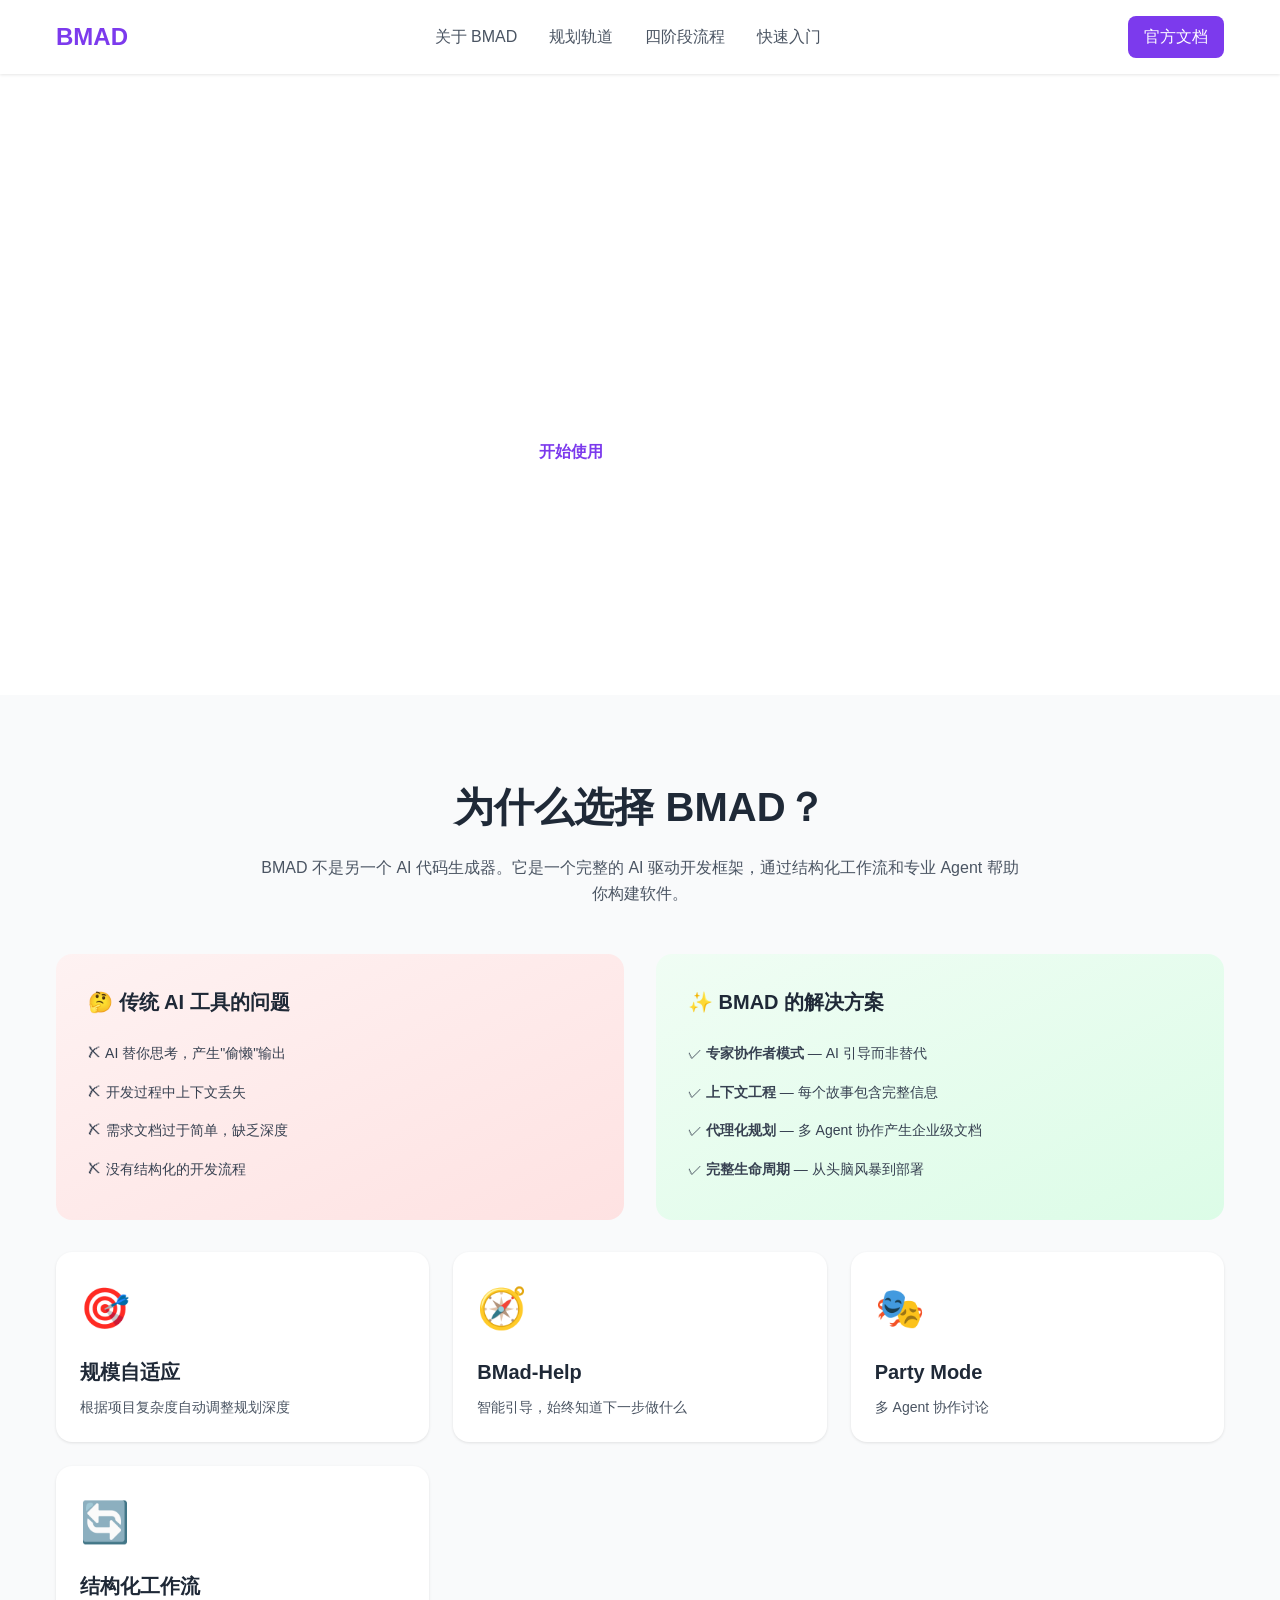
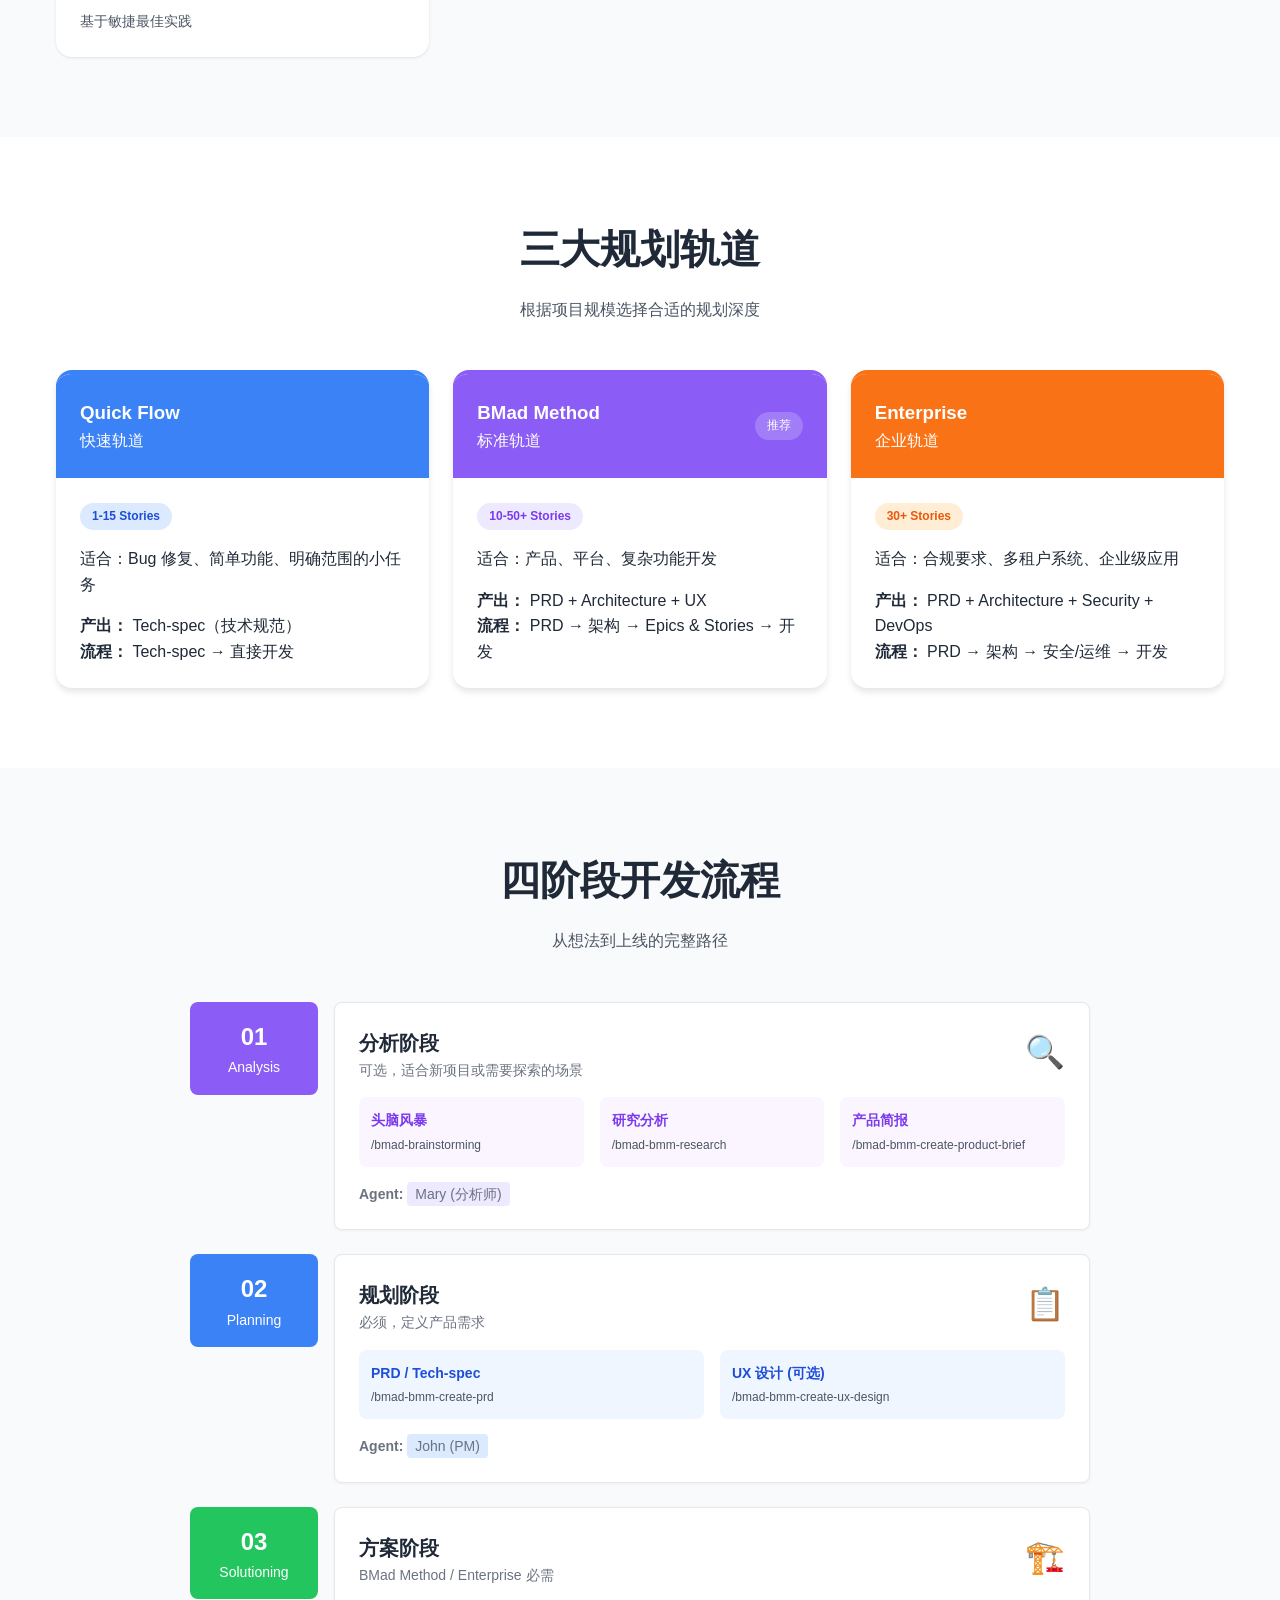
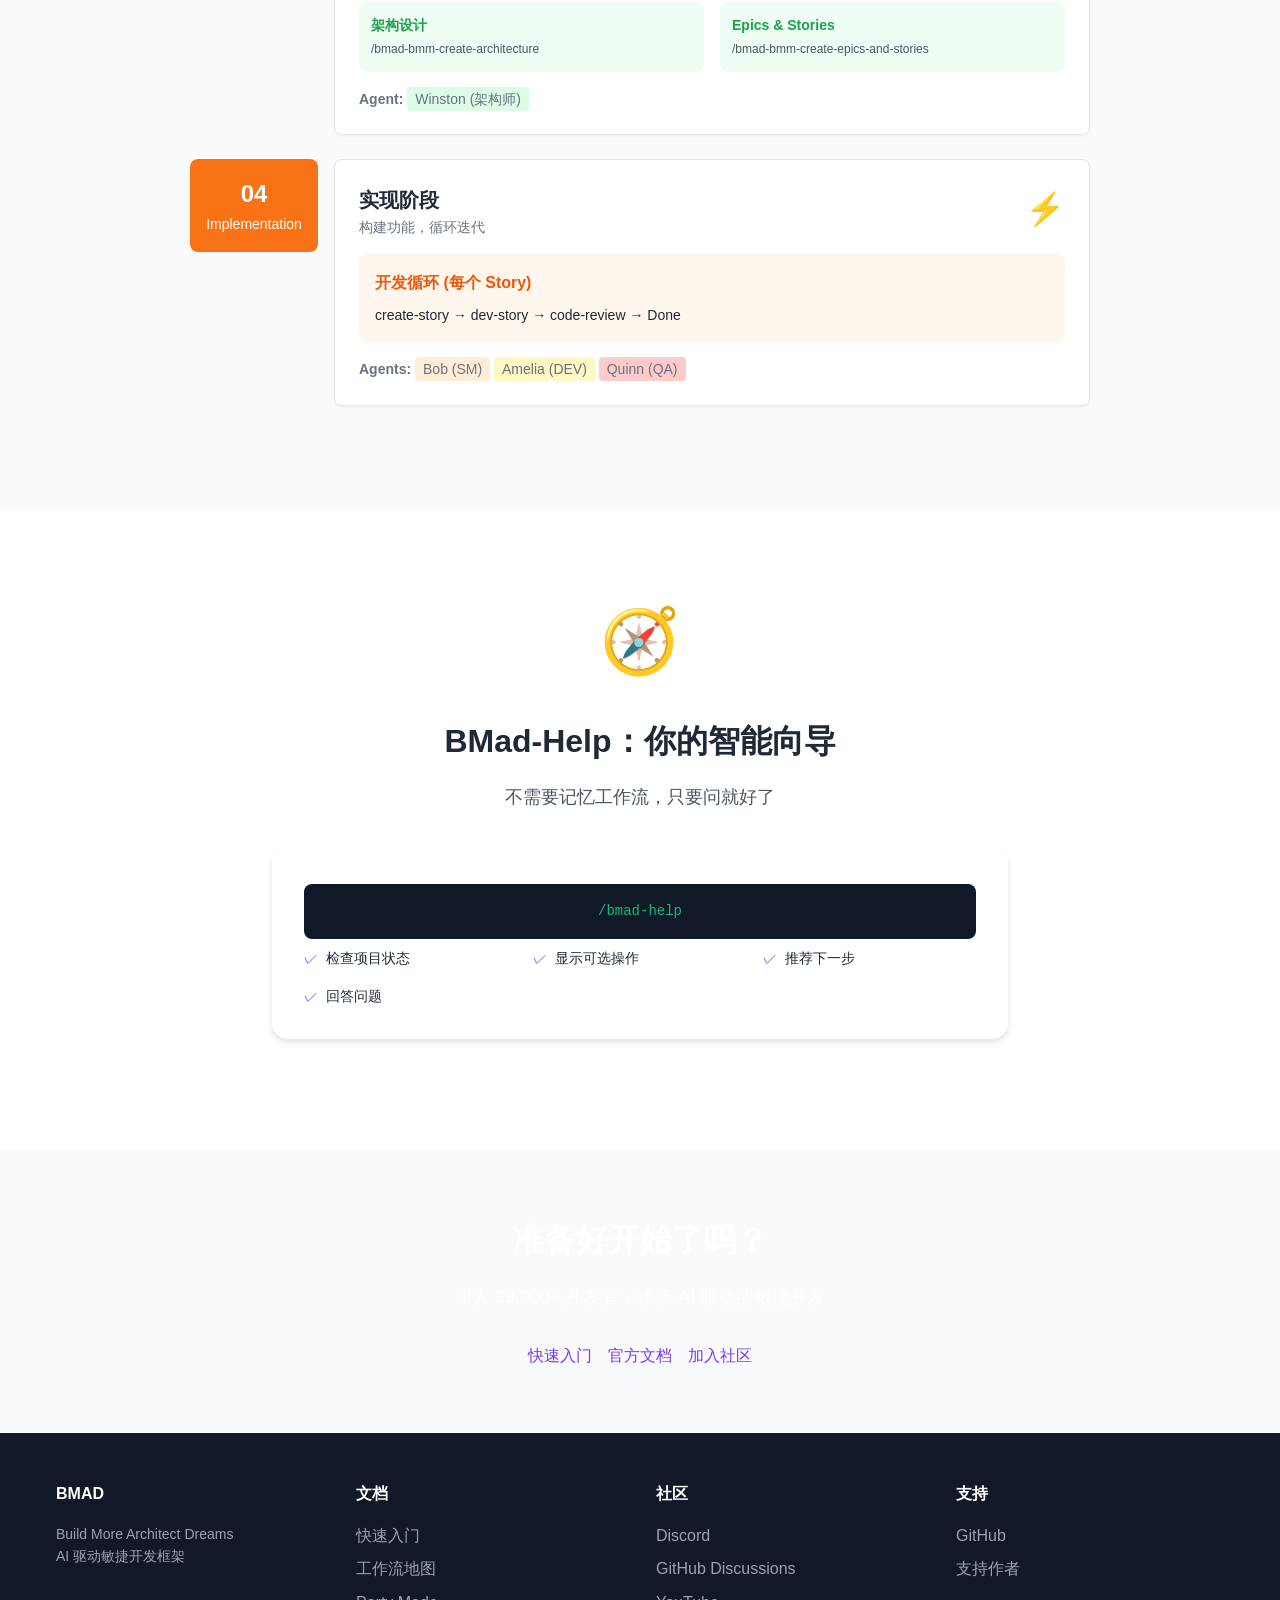
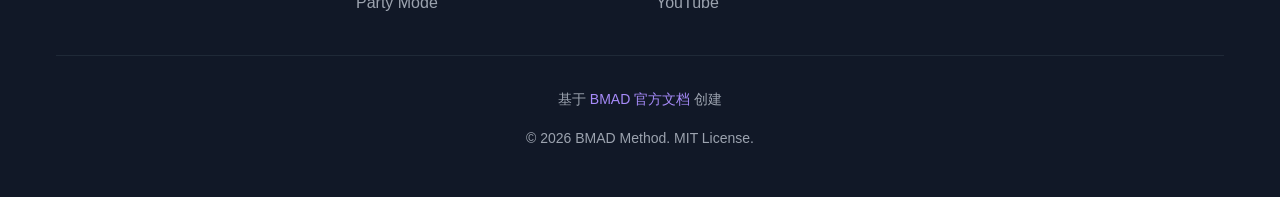
<file: index.html>
<!DOCTYPE html>
<html lang="zh-CN">
<head>
    <meta charset="UTF-8">
    <meta name="viewport" content="width=device-width, initial-scale=1.0">
    <title>BMAD 方法 - Build More Architect Dreams</title>
    <link rel="stylesheet" href="css/style.css">
</head>
<body>
    <!-- 导航 -->
    <nav>
        <div class="container">
            <a href="/" class="logo">BMAD</a>
            <ul class="nav-links">
                <li><a href="pages/about.html">关于 BMAD</a></li>
                <li><a href="#tracks">规划轨道</a></li>
                <li><a href="#phases">四阶段流程</a></li>
                <li><a href="pages/getting-started.html">快速入门</a></li>
            </ul>
            <a href="https://docs.bmad-method.org" target="_blank" class="nav-cta">官方文档</a>
        </div>
    </nav>

    <!-- Hero 区域 -->
    <section class="hero">
        <h1>BMAD 方法</h1>
        <p class="subtitle">Build More Architect Dreams</p>
        <p class="description">
            传统的 AI 工具替你思考，产出平庸结果。<br>
            BMAD 让 AI 作为<strong>专家协作者</strong>，引导你通过结构化流程，<br>
            在与 AI 的合作中激发你的最佳思考。
        </p>
        <div class="cta-group">
            <a href="pages/getting-started.html" class="btn btn-primary">开始使用</a>
            <a href="https://github.com/bmad-code-org/BMAD-METHOD" target="_blank" class="btn btn-outline">GitHub</a>
        </div>
        
        <div class="stats">
            <div class="stat-item">
                <div class="value">12+</div>
                <div class="label">专业 Agent</div>
            </div>
            <div class="stat-item">
                <div class="value">34+</div>
                <div class="label">工作流</div>
            </div>
            <div class="stat-item">
                <div class="value">39k+</div>
                <div class="label">GitHub Stars</div>
            </div>
        </div>
    </section>

    <!-- 为什么选择 BMAD -->
    <section>
        <div class="container">
            <div class="section-title">
                <h2>为什么选择 BMAD？</h2>
                <p>BMAD 不是另一个 AI 代码生成器。它是一个完整的 AI 驱动开发框架，通过结构化工作流和专业 Agent 帮助你构建软件。</p>
            </div>
            
            <div class="comparison">
                <div class="comparison-card bad">
                    <h3>🤔 传统 AI 工具的问题</h3>
                    <ul>
                        <li>✗ AI 替你思考，产生"偷懒"输出</li>
                        <li>✗ 开发过程中上下文丢失</li>
                        <li>✗ 需求文档过于简单，缺乏深度</li>
                        <li>✗ 没有结构化的开发流程</li>
                    </ul>
                </div>
                <div class="comparison-card good">
                    <h3>✨ BMAD 的解决方案</h3>
                    <ul>
                        <li>✓ <strong>专家协作者模式</strong> — AI 引导而非替代</li>
                        <li>✓ <strong>上下文工程</strong> — 每个故事包含完整信息</li>
                        <li>✓ <strong>代理化规划</strong> — 多 Agent 协作产生企业级文档</li>
                        <li>✓ <strong>完整生命周期</strong> — 从头脑风暴到部署</li>
                    </ul>
                </div>
            </div>
            
            <div class="card-grid">
                <div class="card">
                    <div class="card-icon">🎯</div>
                    <h3>规模自适应</h3>
                    <p>根据项目复杂度自动调整规划深度</p>
                </div>
                <div class="card">
                    <div class="card-icon">🧭</div>
                    <h3>BMad-Help</h3>
                    <p>智能引导，始终知道下一步做什么</p>
                </div>
                <div class="card">
                    <div class="card-icon">🎭</div>
                    <h3>Party Mode</h3>
                    <p>多 Agent 协作讨论</p>
                </div>
                <div class="card">
                    <div class="card-icon">🔄</div>
                    <h3>结构化工作流</h3>
                    <p>基于敏捷最佳实践</p>
                </div>
            </div>
        </div>
    </section>

    <!-- 三大规划轨道 -->
    <section id="tracks">
        <div class="container">
            <div class="section-title">
                <h2>三大规划轨道</h2>
                <p>根据项目规模选择合适的规划深度</p>
            </div>
            
            <div class="card-grid">
                <div class="track-card blue">
                    <div class="track-card-header">
                        <h3>Quick Flow</h3>
                        <p>快速轨道</p>
                    </div>
                    <div class="track-card-body">
                        <span class="track-badge">1-15 Stories</span>
                        <p class="mt-4">适合：Bug 修复、简单功能、明确范围的小任务</p>
                        <div class="mt-4">
                            <strong>产出：</strong> Tech-spec（技术规范）<br>
                            <strong>流程：</strong> Tech-spec → 直接开发
                        </div>
                    </div>
                </div>

                <div class="track-card purple">
                    <div class="track-card-header">
                        <div style="display:flex;justify-content:space-between;align-items:center;">
                            <div>
                                <h3>BMad Method</h3>
                                <p>标准轨道</p>
                            </div>
                            <span style="background:rgba(255,255,255,0.2);padding:0.25rem 0.75rem;border-radius:9999px;font-size:0.75rem;">推荐</span>
                        </div>
                    </div>
                    <div class="track-card-body">
                        <span class="track-badge">10-50+ Stories</span>
                        <p class="mt-4">适合：产品、平台、复杂功能开发</p>
                        <div class="mt-4">
                            <strong>产出：</strong> PRD + Architecture + UX<br>
                            <strong>流程：</strong> PRD → 架构 → Epics & Stories → 开发
                        </div>
                    </div>
                </div>

                <div class="track-card orange">
                    <div class="track-card-header">
                        <h3>Enterprise</h3>
                        <p>企业轨道</p>
                    </div>
                    <div class="track-card-body">
                        <span class="track-badge">30+ Stories</span>
                        <p class="mt-4">适合：合规要求、多租户系统、企业级应用</p>
                        <div class="mt-4">
                            <strong>产出：</strong> PRD + Architecture + Security + DevOps<br>
                            <strong>流程：</strong> PRD → 架构 → 安全/运维 → 开发
                        </div>
                    </div>
                </div>
            </div>
        </div>
    </section>

    <!-- 四阶段流程 -->
    <section id="phases">
        <div class="container">
            <div class="section-title">
                <h2>四阶段开发流程</h2>
                <p>从想法到上线的完整路径</p>
            </div>
            
            <div style="max-width: 900px; margin: 0 auto;">
                <!-- Phase 1 -->
                <div class="phase-row">
                    <div class="phase-number">
                        <div class="phase-number-box" style="background: #8b5cf6;">
                            <div class="number">01</div>
                            <div class="name">Analysis</div>
                        </div>
                    </div>
                    <div class="phase-content">
                        <div style="display:flex;justify-content:space-between;align-items:start;margin-bottom:1rem;">
                            <div>
                                <h3 style="font-size:1.25rem;font-weight:bold;">分析阶段</h3>
                                <p style="color:var(--gray-500);font-size:0.875rem;">可选，适合新项目或需要探索的场景</p>
                            </div>
                            <span style="font-size:2rem;">🔍</span>
                        </div>
                        <div style="display:grid;grid-template-columns:repeat(auto-fit,minmax(200px,1fr));gap:1rem;font-size:0.875rem;">
                            <div style="background:#faf5ff;padding:0.75rem;border-radius:0.5rem;">
                                <div style="font-weight:600;color:#7c3aed;margin-bottom:0.25rem;">头脑风暴</div>
                                <p style="color:var(--gray-600);font-size:0.75rem;">/bmad-brainstorming</p>
                            </div>
                            <div style="background:#faf5ff;padding:0.75rem;border-radius:0.5rem;">
                                <div style="font-weight:600;color:#7c3aed;margin-bottom:0.25rem;">研究分析</div>
                                <p style="color:var(--gray-600);font-size:0.75rem;">/bmad-bmm-research</p>
                            </div>
                            <div style="background:#faf5ff;padding:0.75rem;border-radius:0.5rem;">
                                <div style="font-weight:600;color:#7c3aed;margin-bottom:0.25rem;">产品简报</div>
                                <p style="color:var(--gray-600);font-size:0.75rem;">/bmad-bmm-create-product-brief</p>
                            </div>
                        </div>
                        <p class="mt-4" style="font-size:0.875rem;color:var(--gray-500);">
                            <strong>Agent:</strong> <span style="background:#ede9fe;padding:0.25rem 0.5rem;border-radius:0.25rem;">Mary (分析师)</span>
                        </p>
                    </div>
                </div>

                <!-- Phase 2 -->
                <div class="phase-row">
                    <div class="phase-number">
                        <div class="phase-number-box" style="background: #3b82f6;">
                            <div class="number">02</div>
                            <div class="name">Planning</div>
                        </div>
                    </div>
                    <div class="phase-content">
                        <div style="display:flex;justify-content:space-between;align-items:start;margin-bottom:1rem;">
                            <div>
                                <h3 style="font-size:1.25rem;font-weight:bold;">规划阶段</h3>
                                <p style="color:var(--gray-500);font-size:0.875rem;">必须，定义产品需求</p>
                            </div>
                            <span style="font-size:2rem;">📋</span>
                        </div>
                        <div style="display:grid;grid-template-columns:repeat(auto-fit,minmax(200px,1fr));gap:1rem;font-size:0.875rem;">
                            <div style="background:#eff6ff;padding:0.75rem;border-radius:0.5rem;">
                                <div style="font-weight:600;color:#1d4ed8;margin-bottom:0.25rem;">PRD / Tech-spec</div>
                                <p style="color:var(--gray-600);font-size:0.75rem;">/bmad-bmm-create-prd</p>
                            </div>
                            <div style="background:#eff6ff;padding:0.75rem;border-radius:0.5rem;">
                                <div style="font-weight:600;color:#1d4ed8;margin-bottom:0.25rem;">UX 设计 (可选)</div>
                                <p style="color:var(--gray-600);font-size:0.75rem;">/bmad-bmm-create-ux-design</p>
                            </div>
                        </div>
                        <p class="mt-4" style="font-size:0.875rem;color:var(--gray-500);">
                            <strong>Agent:</strong> <span style="background:#dbeafe;padding:0.25rem 0.5rem;border-radius:0.25rem;">John (PM)</span>
                        </p>
                    </div>
                </div>

                <!-- Phase 3 -->
                <div class="phase-row">
                    <div class="phase-number">
                        <div class="phase-number-box" style="background: #22c55e;">
                            <div class="number">03</div>
                            <div class="name">Solutioning</div>
                        </div>
                    </div>
                    <div class="phase-content">
                        <div style="display:flex;justify-content:space-between;align-items:start;margin-bottom:1rem;">
                            <div>
                                <h3 style="font-size:1.25rem;font-weight:bold;">方案阶段</h3>
                                <p style="color:var(--gray-500);font-size:0.875rem;">BMad Method / Enterprise 必需</p>
                            </div>
                            <span style="font-size:2rem;">🏗️</span>
                        </div>
                        <div style="display:grid;grid-template-columns:repeat(auto-fit,minmax(200px,1fr));gap:1rem;font-size:0.875rem;">
                            <div style="background:#f0fdf4;padding:0.75rem;border-radius:0.5rem;">
                                <div style="font-weight:600;color:#16a34a;margin-bottom:0.25rem;">架构设计</div>
                                <p style="color:var(--gray-600);font-size:0.75rem;">/bmad-bmm-create-architecture</p>
                            </div>
                            <div style="background:#f0fdf4;padding:0.75rem;border-radius:0.5rem;">
                                <div style="font-weight:600;color:#16a34a;margin-bottom:0.25rem;">Epics & Stories</div>
                                <p style="color:var(--gray-600);font-size:0.75rem;">/bmad-bmm-create-epics-and-stories</p>
                            </div>
                        </div>
                        <p class="mt-4" style="font-size:0.875rem;color:var(--gray-500);">
                            <strong>Agent:</strong> <span style="background:#dcfce7;padding:0.25rem 0.5rem;border-radius:0.25rem;">Winston (架构师)</span>
                        </p>
                    </div>
                </div>

                <!-- Phase 4 -->
                <div class="phase-row">
                    <div class="phase-number">
                        <div class="phase-number-box" style="background: #f97316;">
                            <div class="number">04</div>
                            <div class="name">Implementation</div>
                        </div>
                    </div>
                    <div class="phase-content">
                        <div style="display:flex;justify-content:space-between;align-items:start;margin-bottom:1rem;">
                            <div>
                                <h3 style="font-size:1.25rem;font-weight:bold;">实现阶段</h3>
                                <p style="color:var(--gray-500);font-size:0.875rem;">构建功能，循环迭代</p>
                            </div>
                            <span style="font-size:2rem;">⚡</span>
                        </div>
                        <div style="background:#fff7ed;padding:1rem;border-radius:0.5rem;margin-bottom:1rem;">
                            <div style="font-weight:600;color:#ea580c;margin-bottom:0.5rem;">开发循环 (每个 Story)</div>
                            <p style="font-size:0.875rem;">create-story → dev-story → code-review → Done</p>
                        </div>
                        <p style="font-size:0.875rem;color:var(--gray-500);">
                            <strong>Agents:</strong> <span style="background:#ffedd5;padding:0.25rem 0.5rem;border-radius:0.25rem;">Bob (SM)</span> <span style="background:#fef9c3;padding:0.25rem 0.5rem;border-radius:0.25rem;">Amelia (DEV)</span> <span style="background:#fecaca;padding:0.25rem 0.5rem;border-radius:0.25rem;">Quinn (QA)</span>
                        </p>
                    </div>
                </div>
            </div>
        </div>
    </section>

    <!-- BMad-Help 介绍 -->
    <section>
        <div class="container" style="text-align:center;max-width:768px;">
            <div style="font-size:4rem;margin-bottom:1.5rem;">🧭</div>
            <h2 style="font-size:2rem;font-weight:bold;margin-bottom:1rem;">BMad-Help：你的智能向导</h2>
            <p style="font-size:1.125rem;color:var(--gray-600);margin-bottom:2rem;">不需要记忆工作流，只要问就好了</p>
            
            <div style="background:white;padding:2rem;border-radius:1rem;box-shadow:0 4px 6px rgba(0,0,0,0.1);margin-bottom:2rem;">
                <div class="code-block">/bmad-help</div>
                <div style="display:grid;grid-template-columns:repeat(auto-fit,minmax(200px,1fr));gap:1rem;text-align:left;font-size:0.875rem;">
                    <div style="display:flex;align-items:center;">
                        <span style="color:var(--primary);margin-right:0.5rem;">✓</span>
                        <span>检查项目状态</span>
                    </div>
                    <div style="display:flex;align-items:center;">
                        <span style="color:var(--primary);margin-right:0.5rem;">✓</span>
                        <span>显示可选操作</span>
                    </div>
                    <div style="display:flex;align-items:center;">
                        <span style="color:var(--primary);margin-right:0.5rem;">✓</span>
                        <span>推荐下一步</span>
                    </div>
                    <div style="display:flex;align-items:center;">
                        <span style="color:var(--primary);margin-right:0.5rem;">✓</span>
                        <span>回答问题</span>
                    </div>
                </div>
            </div>
        </div>
    </section>

    <!-- CTA -->
    <section class="cta-section">
        <h2>准备好开始了吗？</h2>
        <p>加入 39,000+ 开发者，体验 AI 驱动的敏捷开发</p>
        <div class="cta-group">
            <a href="pages/getting-started.html" class="btn btn-primary">快速入门</a>
            <a href="https://docs.bmad-method.org" target="_blank" class="btn btn-outline">官方文档</a>
            <a href="https://discord.gg/gk8jAdXWmj" target="_blank" class="btn btn-outline">加入社区</a>
        </div>
    </section>

    <!-- Footer -->
    <footer>
        <div class="container">
            <div class="footer-grid">
                <div class="footer-col">
                    <h4>BMAD</h4>
                    <p style="font-size:0.875rem;">Build More Architect Dreams<br>AI 驱动敏捷开发框架</p>
                </div>
                <div class="footer-col">
                    <h4>文档</h4>
                    <ul>
                        <li><a href="pages/getting-started.html">快速入门</a></li>
                        <li><a href="https://docs.bmad-method.org/reference/workflow-map/" target="_blank">工作流地图</a></li>
                        <li><a href="https://docs.bmad-method.org/explanation/party-mode/" target="_blank">Party Mode</a></li>
                    </ul>
                </div>
                <div class="footer-col">
                    <h4>社区</h4>
                    <ul>
                        <li><a href="https://discord.gg/gk8jAdXWmj" target="_blank">Discord</a></li>
                        <li><a href="https://github.com/bmad-code-org/BMAD-METHOD/discussions" target="_blank">GitHub Discussions</a></li>
                        <li><a href="https://www.youtube.com/@BMadCode" target="_blank">YouTube</a></li>
                    </ul>
                </div>
                <div class="footer-col">
                    <h4>支持</h4>
                    <ul>
                        <li><a href="https://github.com/bmad-code-org/BMAD-METHOD" target="_blank">GitHub</a></li>
                        <li><a href="https://buymeacoffee.com/bmad" target="_blank">支持作者</a></li>
                    </ul>
                </div>
            </div>
            <div class="footer-bottom">
                <p>基于 <a href="https://github.com/bmad-code-org/BMAD-METHOD" style="color:var(--primary-light);">BMAD 官方文档</a> 创建</p>
                <p class="mt-4">© 2026 BMAD Method. MIT License.</p>
            </div>
        </div>
    </footer>
</body>
</html>
</file>
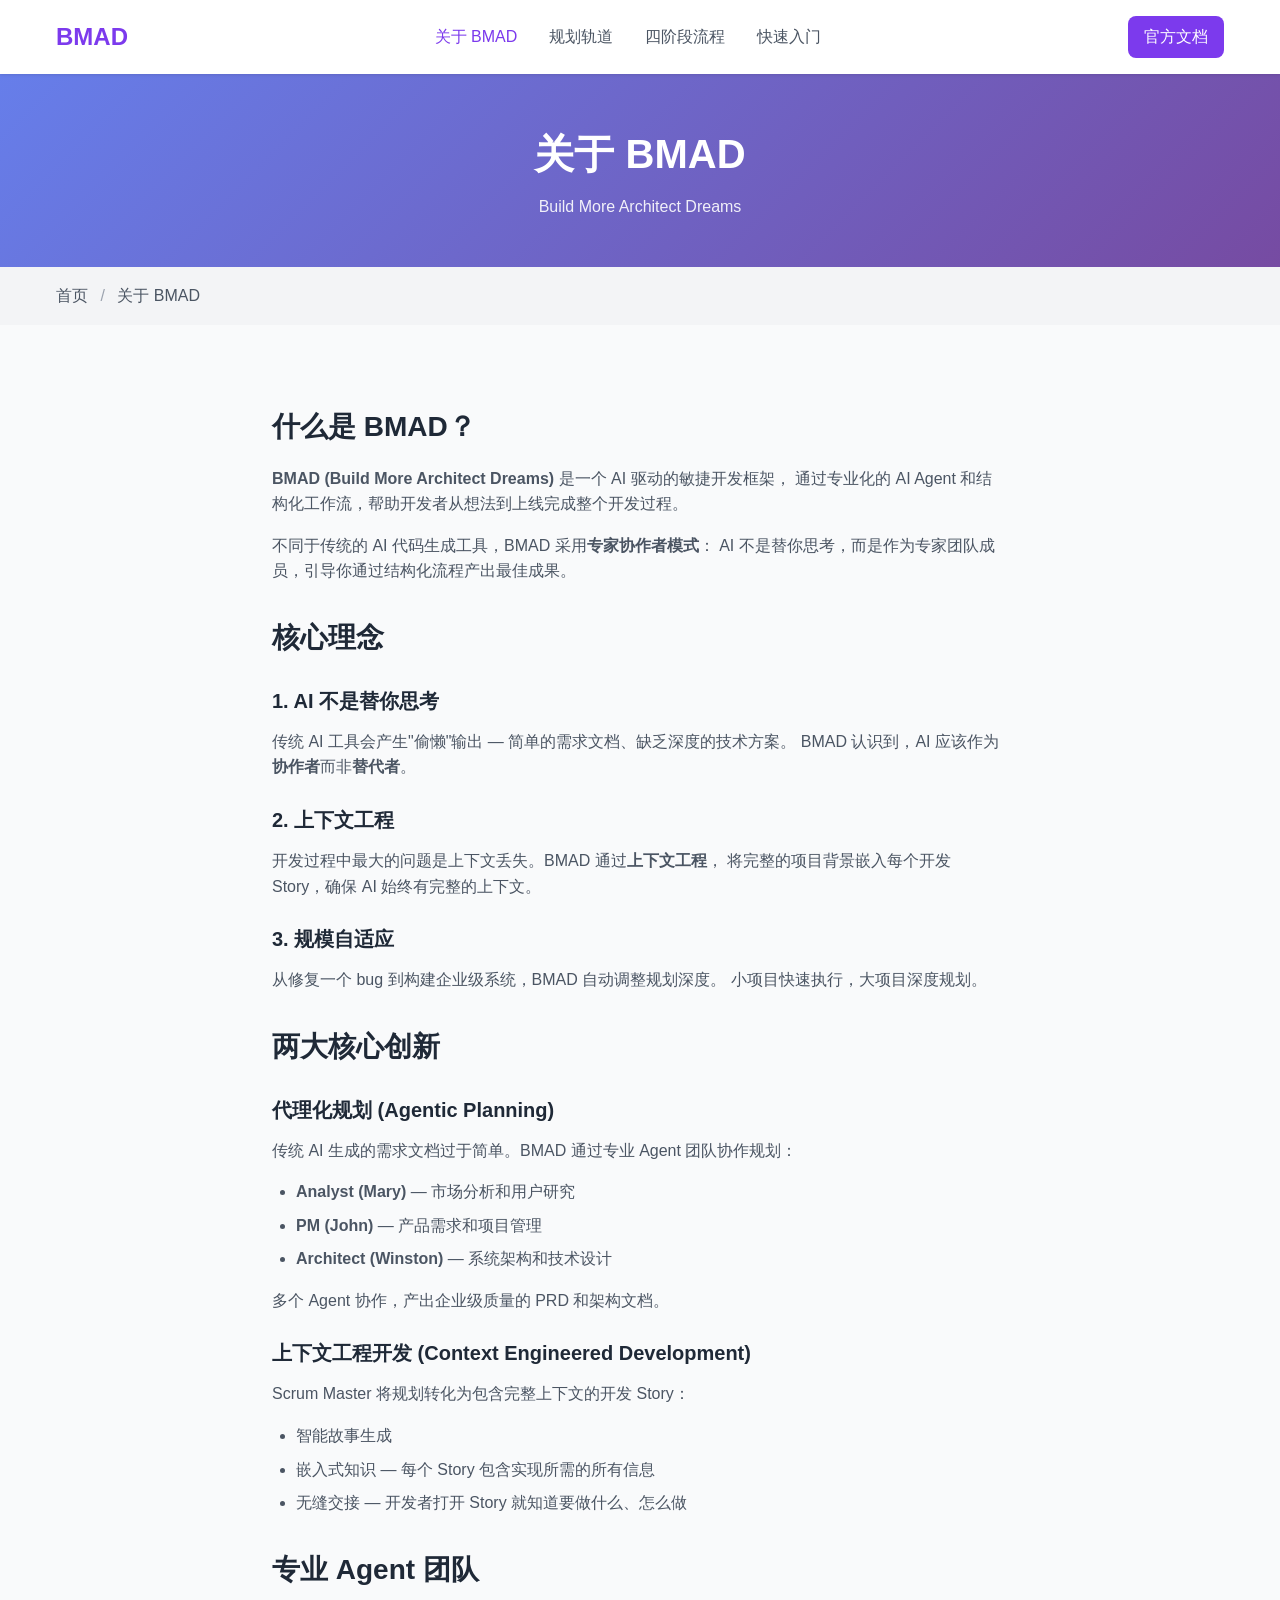
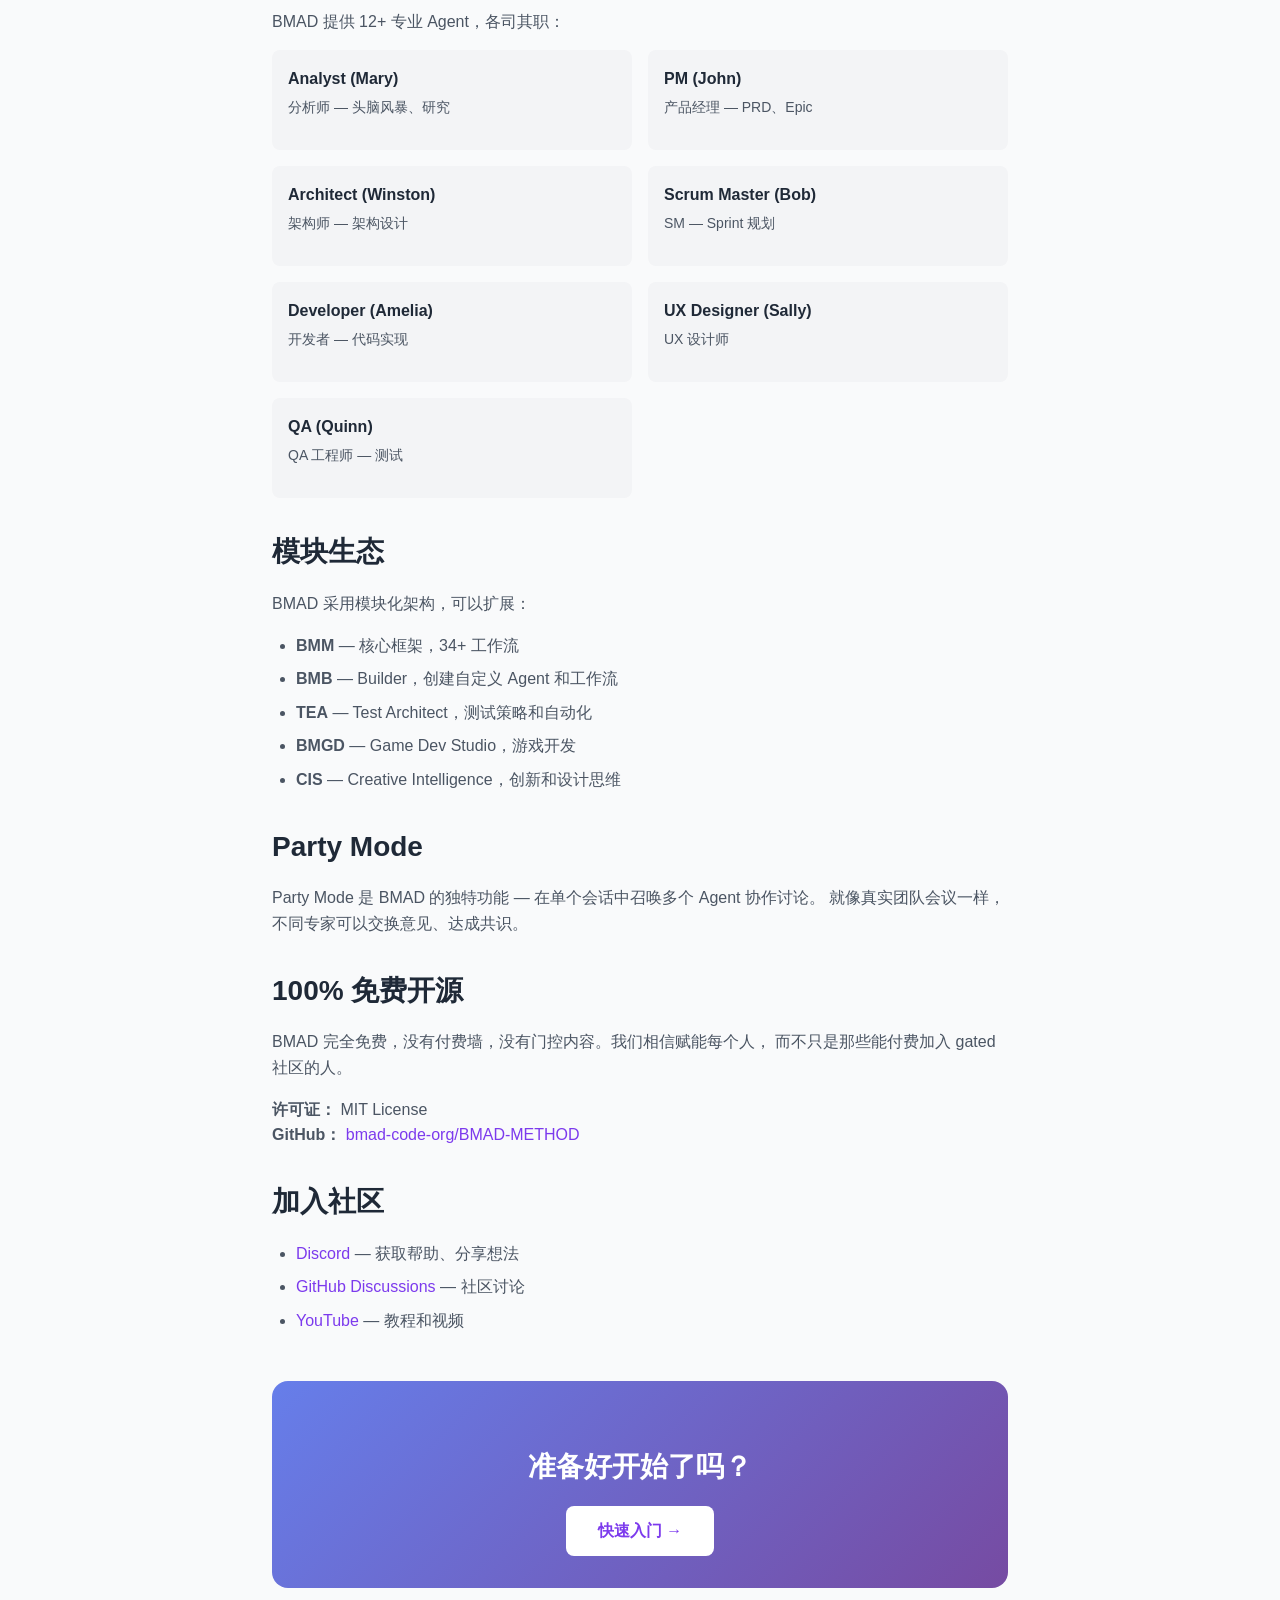
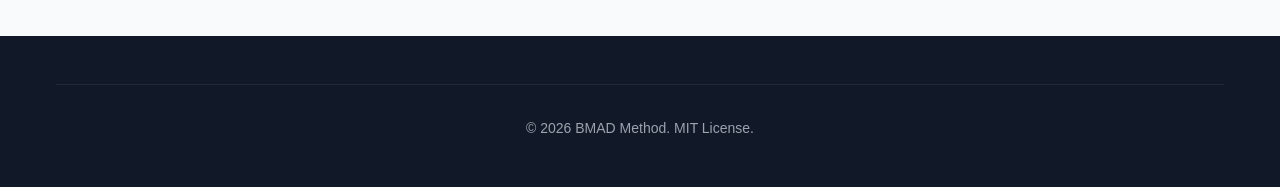
<file: pages/about.html>
<!DOCTYPE html>
<html lang="zh-CN">
<head>
    <meta charset="UTF-8">
    <meta name="viewport" content="width=device-width, initial-scale=1.0">
    <title>关于 BMAD - BMAD 方法</title>
    <link rel="stylesheet" href="../css/style.css">
</head>
<body>
    <!-- 导航 -->
    <nav>
        <div class="container">
            <a href="/" class="logo">BMAD</a>
            <ul class="nav-links">
                <li><a href="about.html" style="color:var(--primary);">关于 BMAD</a></li>
                <li><a href="/">规划轨道</a></li>
                <li><a href="/">四阶段流程</a></li>
                <li><a href="getting-started.html">快速入门</a></li>
            </ul>
            <a href="https://docs.bmad-method.org" target="_blank" class="nav-cta">官方文档</a>
        </div>
    </nav>

    <!-- 页面头部 -->
    <div class="page-header">
        <h1>关于 BMAD</h1>
        <p>Build More Architect Dreams</p>
    </div>

    <!-- 面包屑 -->
    <div class="breadcrumbs">
        <div class="container">
            <a href="/">首页</a> <span>/</span> <a href="#">关于 BMAD</a>
        </div>
    </div>

    <!-- 内容 -->
    <div class="content">
        <!-- 什么是 BMAD -->
        <h2>什么是 BMAD？</h2>
        <p>
            <strong>BMAD (Build More Architect Dreams)</strong> 是一个 AI 驱动的敏捷开发框架，
            通过专业化的 AI Agent 和结构化工作流，帮助开发者从想法到上线完成整个开发过程。
        </p>
        <p>
            不同于传统的 AI 代码生成工具，BMAD 采用<strong>专家协作者模式</strong>：
            AI 不是替你思考，而是作为专家团队成员，引导你通过结构化流程产出最佳成果。
        </p>

        <!-- 核心理念 -->
        <h2>核心理念</h2>
        
        <h3>1. AI 不是替你思考</h3>
        <p>
            传统 AI 工具会产生"偷懒"输出 — 简单的需求文档、缺乏深度的技术方案。
            BMAD 认识到，AI 应该作为<strong>协作者</strong>而非<strong>替代者</strong>。
        </p>

        <h3>2. 上下文工程</h3>
        <p>
            开发过程中最大的问题是上下文丢失。BMAD 通过<strong>上下文工程</strong>，
            将完整的项目背景嵌入每个开发 Story，确保 AI 始终有完整的上下文。
        </p>

        <h3>3. 规模自适应</h3>
        <p>
            从修复一个 bug 到构建企业级系统，BMAD 自动调整规划深度。
            小项目快速执行，大项目深度规划。
        </p>

        <!-- 两大创新 -->
        <h2>两大核心创新</h2>

        <h3>代理化规划 (Agentic Planning)</h3>
        <p>
            传统 AI 生成的需求文档过于简单。BMAD 通过专业 Agent 团队协作规划：
        </p>
        <ul>
            <li><strong>Analyst (Mary)</strong> — 市场分析和用户研究</li>
            <li><strong>PM (John)</strong> — 产品需求和项目管理</li>
            <li><strong>Architect (Winston)</strong> — 系统架构和技术设计</li>
        </ul>
        <p>
            多个 Agent 协作，产出企业级质量的 PRD 和架构文档。
        </p>

        <h3>上下文工程开发 (Context Engineered Development)</h3>
        <p>
            Scrum Master 将规划转化为包含完整上下文的开发 Story：
        </p>
        <ul>
            <li>智能故事生成</li>
            <li>嵌入式知识 — 每个 Story 包含实现所需的所有信息</li>
            <li>无缝交接 — 开发者打开 Story 就知道要做什么、怎么做</li>
        </ul>

        <!-- 专业 Agent 团队 -->
        <h2>专业 Agent 团队</h2>
        <p>BMAD 提供 12+ 专业 Agent，各司其职：</p>

        <div style="display:grid;grid-template-columns:repeat(auto-fit,minmax(250px,1fr));gap:1rem;margin-top:1rem;">
            <div style="background:var(--gray-100);padding:1rem;border-radius:0.5rem;">
                <strong>Analyst (Mary)</strong>
                <p style="font-size:0.875rem;color:var(--gray-600);margin-top:0.25rem;">分析师 — 头脑风暴、研究</p>
            </div>
            <div style="background:var(--gray-100);padding:1rem;border-radius:0.5rem;">
                <strong>PM (John)</strong>
                <p style="font-size:0.875rem;color:var(--gray-600);margin-top:0.25rem;">产品经理 — PRD、Epic</p>
            </div>
            <div style="background:var(--gray-100);padding:1rem;border-radius:0.5rem;">
                <strong>Architect (Winston)</strong>
                <p style="font-size:0.875rem;color:var(--gray-600);margin-top:0.25rem;">架构师 — 架构设计</p>
            </div>
            <div style="background:var(--gray-100);padding:1rem;border-radius:0.5rem;">
                <strong>Scrum Master (Bob)</strong>
                <p style="font-size:0.875rem;color:var(--gray-600);margin-top:0.25rem;">SM — Sprint 规划</p>
            </div>
            <div style="background:var(--gray-100);padding:1rem;border-radius:0.5rem;">
                <strong>Developer (Amelia)</strong>
                <p style="font-size:0.875rem;color:var(--gray-600);margin-top:0.25rem;">开发者 — 代码实现</p>
            </div>
            <div style="background:var(--gray-100);padding:1rem;border-radius:0.5rem;">
                <strong>UX Designer (Sally)</strong>
                <p style="font-size:0.875rem;color:var(--gray-600);margin-top:0.25rem;">UX 设计师</p>
            </div>
            <div style="background:var(--gray-100);padding:1rem;border-radius:0.5rem;">
                <strong>QA (Quinn)</strong>
                <p style="font-size:0.875rem;color:var(--gray-600);margin-top:0.25rem;">QA 工程师 — 测试</p>
            </div>
        </div>

        <!-- 模块生态 -->
        <h2>模块生态</h2>
        <p>BMAD 采用模块化架构，可以扩展：</p>
        <ul>
            <li><strong>BMM</strong> — 核心框架，34+ 工作流</li>
            <li><strong>BMB</strong> — Builder，创建自定义 Agent 和工作流</li>
            <li><strong>TEA</strong> — Test Architect，测试策略和自动化</li>
            <li><strong>BMGD</strong> — Game Dev Studio，游戏开发</li>
            <li><strong>CIS</strong> — Creative Intelligence，创新和设计思维</li>
        </ul>

        <!-- Party Mode -->
        <h2>Party Mode</h2>
        <p>
            Party Mode 是 BMAD 的独特功能 — 在单个会话中召唤多个 Agent 协作讨论。
            就像真实团队会议一样，不同专家可以交换意见、达成共识。
        </p>

        <!-- 免费开源 -->
        <h2>100% 免费开源</h2>
        <p>
            BMAD 完全免费，没有付费墙，没有门控内容。我们相信赋能每个人，
            而不只是那些能付费加入 gated 社区的人。
        </p>
        <p style="margin-top:1rem;">
            <strong>许可证：</strong> MIT License<br>
            <strong>GitHub：</strong> <a href="https://github.com/bmad-code-org/BMAD-METHOD" target="_blank">bmad-code-org/BMAD-METHOD</a>
        </p>

        <!-- 社区 -->
        <h2>加入社区</h2>
        <ul>
            <li><a href="https://discord.gg/gk8jAdXWmj" target="_blank">Discord</a> — 获取帮助、分享想法</li>
            <li><a href="https://github.com/bmad-code-org/BMAD-METHOD/discussions" target="_blank">GitHub Discussions</a> — 社区讨论</li>
            <li><a href="https://www.youtube.com/@BMadCode" target="_blank">YouTube</a> — 教程和视频</li>
        </ul>

        <!-- CTA -->
        <div style="background:linear-gradient(135deg,#667eea 0%,#764ba2 100%);color:white;padding:2rem;border-radius:1rem;text-align:center;margin-top:3rem;">
            <h2 style="color:white;margin-bottom:1rem;">准备好开始了吗？</h2>
            <a href="getting-started.html" style="background:white;color:var(--primary);padding:0.75rem 2rem;border-radius:0.5rem;font-weight:600;display:inline-block;">快速入门 →</a>
        </div>
    </div>

    <!-- Footer -->
    <footer>
        <div class="container">
            <div class="footer-bottom">
                <p>© 2026 BMAD Method. MIT License.</p>
            </div>
        </div>
    </footer>
</body>
</html>
</file>
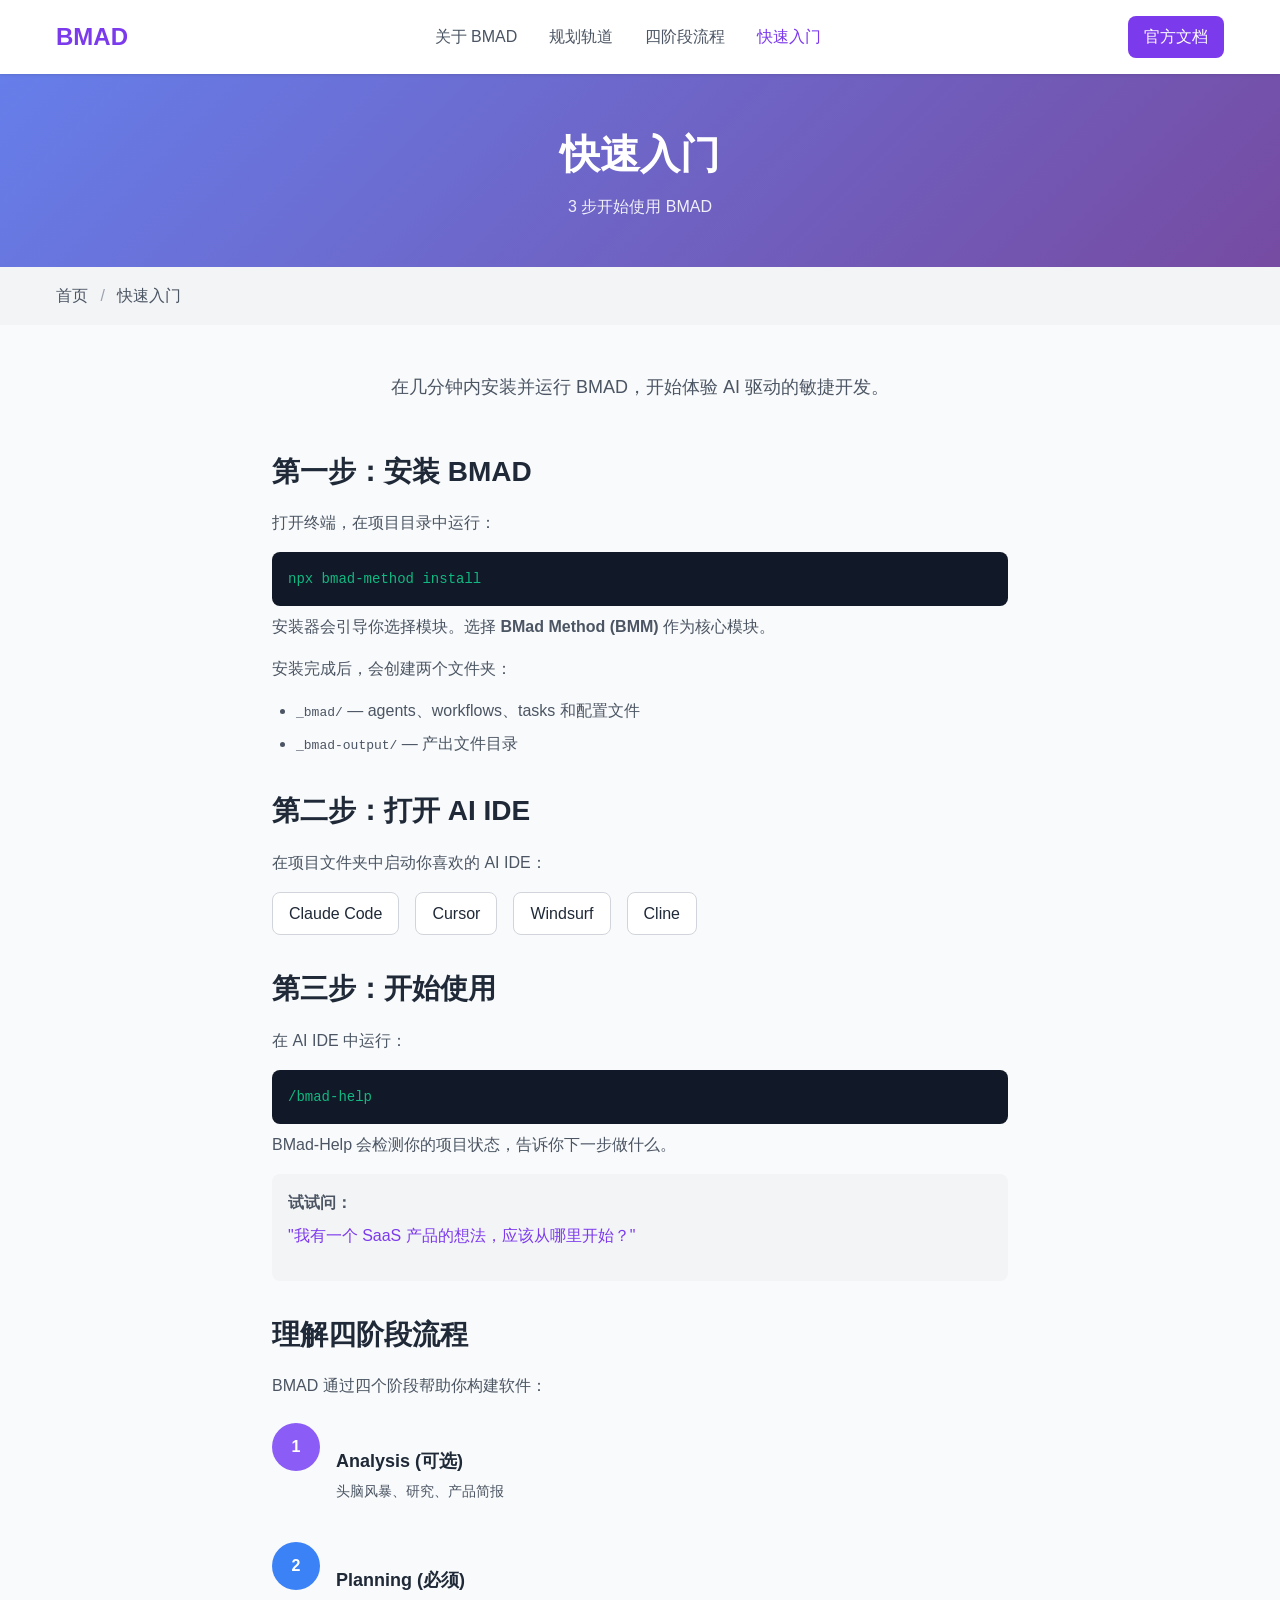
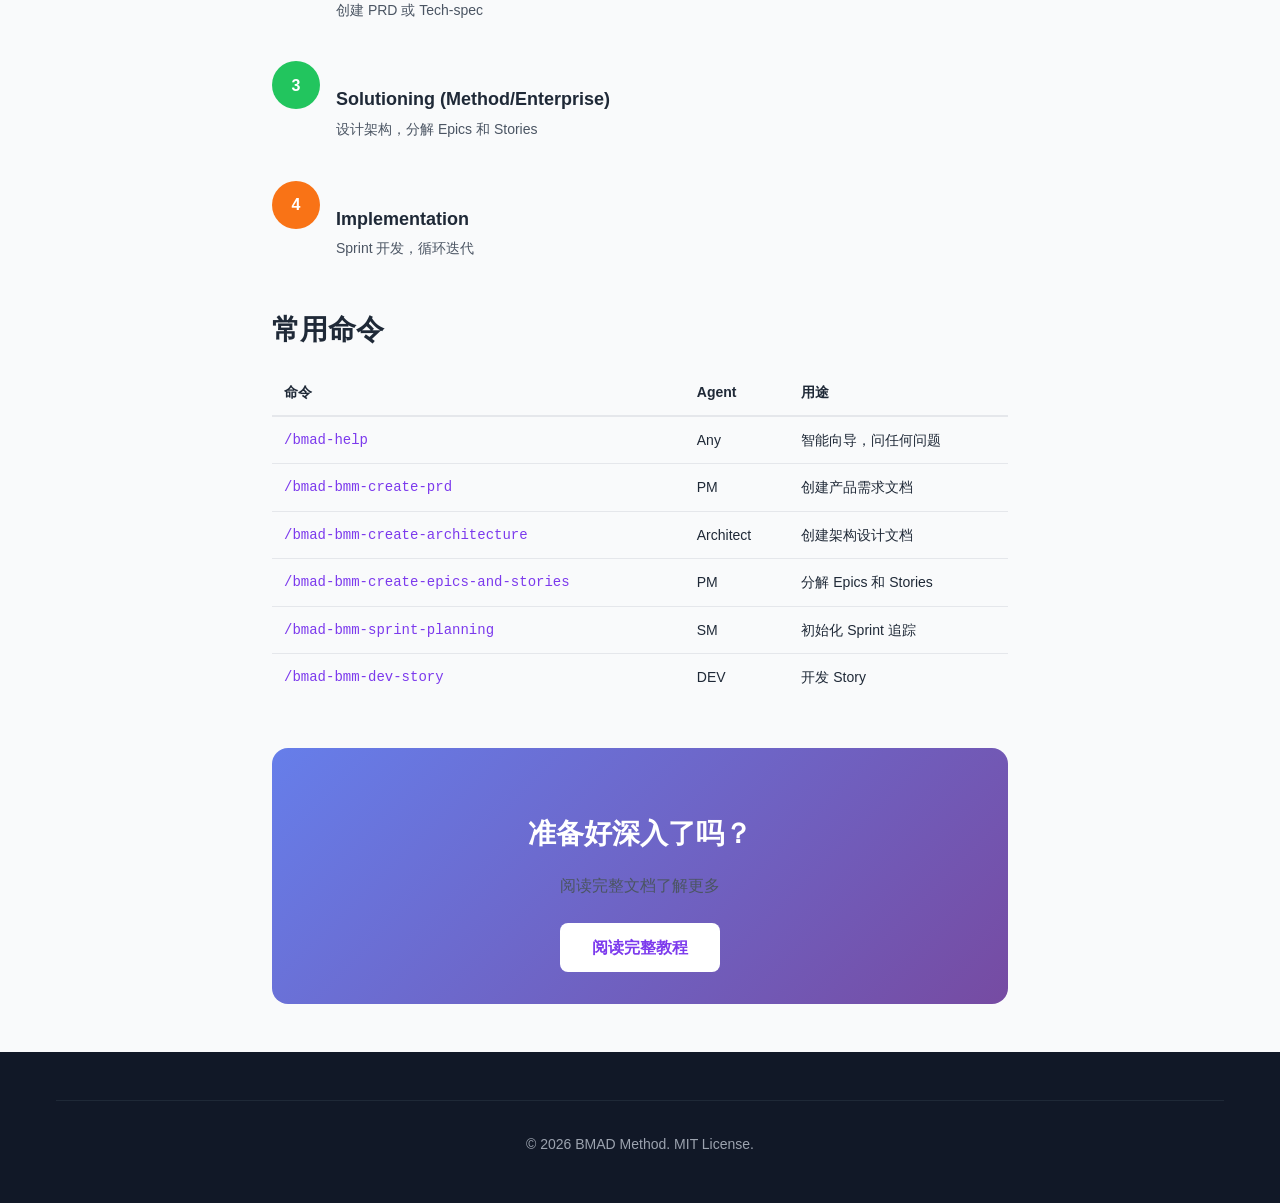
<file: pages/getting-started.html>
<!DOCTYPE html>
<html lang="zh-CN">
<head>
    <meta charset="UTF-8">
    <meta name="viewport" content="width=device-width, initial-scale=1.0">
    <title>快速入门 - BMAD 方法</title>
    <link rel="stylesheet" href="../css/style.css">
</head>
<body>
    <!-- 导航 -->
    <nav>
        <div class="container">
            <a href="/" class="logo">BMAD</a>
            <ul class="nav-links">
                <li><a href="about.html">关于 BMAD</a></li>
                <li><a href="/">规划轨道</a></li>
                <li><a href="/">四阶段流程</a></li>
                <li><a href="getting-started.html" style="color:var(--primary);">快速入门</a></li>
            </ul>
            <a href="https://docs.bmad-method.org" target="_blank" class="nav-cta">官方文档</a>
        </div>
    </nav>

    <!-- 页面头部 -->
    <div class="page-header">
        <h1>快速入门</h1>
        <p>3 步开始使用 BMAD</p>
    </div>

    <!-- 面包屑 -->
    <div class="breadcrumbs">
        <div class="container">
            <a href="/">首页</a> <span>/</span> <a href="#">快速入门</a>
        </div>
    </div>

    <!-- 内容 -->
    <div class="content">
        <p class="text-center" style="font-size:1.125rem;margin-bottom:3rem;">
            在几分钟内安装并运行 BMAD，开始体验 AI 驱动的敏捷开发。
        </p>

        <!-- Step 1 -->
        <h2>第一步：安装 BMAD</h2>
        <p>打开终端，在项目目录中运行：</p>
        <div class="code-block">npx bmad-method install</div>
        <p>安装器会引导你选择模块。选择 <strong>BMad Method (BMM)</strong> 作为核心模块。</p>
        
        <p class="mt-4">安装完成后，会创建两个文件夹：</p>
        <ul>
            <li><code>_bmad/</code> — agents、workflows、tasks 和配置文件</li>
            <li><code>_bmad-output/</code> — 产出文件目录</li>
        </ul>

        <!-- Step 2 -->
        <h2>第二步：打开 AI IDE</h2>
        <p>在项目文件夹中启动你喜欢的 AI IDE：</p>
        <div style="display:flex;gap:1rem;flex-wrap:wrap;margin-top:1rem;">
            <span style="background:white;border:1px solid var(--gray-300);padding:0.5rem 1rem;border-radius:0.5rem;">Claude Code</span>
            <span style="background:white;border:1px solid var(--gray-300);padding:0.5rem 1rem;border-radius:0.5rem;">Cursor</span>
            <span style="background:white;border:1px solid var(--gray-300);padding:0.5rem 1rem;border-radius:0.5rem;">Windsurf</span>
            <span style="background:white;border:1px solid var(--gray-300);padding:0.5rem 1rem;border-radius:0.5rem;">Cline</span>
        </div>

        <!-- Step 3 -->
        <h2>第三步：开始使用</h2>
        <p>在 AI IDE 中运行：</p>
        <div class="code-block">/bmad-help</div>
        <p>BMad-Help 会检测你的项目状态，告诉你下一步做什么。</p>

        <div style="background:var(--gray-100);padding:1rem;border-radius:0.5rem;margin-top:1rem;">
            <p style="font-weight:600;margin-bottom:0.5rem;">试试问：</p>
            <p style="color:var(--primary);">"我有一个 SaaS 产品的想法，应该从哪里开始？"</p>
        </div>

        <!-- 四阶段流程概述 -->
        <h2>理解四阶段流程</h2>
        <p>BMAD 通过四个阶段帮助你构建软件：</p>

        <div style="margin-top:1.5rem;">
            <div style="display:flex;gap:1rem;margin-bottom:1.5rem;">
                <div style="flex-shrink:0;width:3rem;height:3rem;background:#8b5cf6;color:white;border-radius:50%;display:flex;align-items:center;justify-content:center;font-weight:bold;">1</div>
                <div>
                    <h3 style="font-size:1.125rem;font-weight:bold;margin-bottom:0.25rem;">Analysis (可选)</h3>
                    <p style="font-size:0.875rem;color:var(--gray-600);">头脑风暴、研究、产品简报</p>
                </div>
            </div>

            <div style="display:flex;gap:1rem;margin-bottom:1.5rem;">
                <div style="flex-shrink:0;width:3rem;height:3rem;background:#3b82f6;color:white;border-radius:50%;display:flex;align-items:center;justify-content:center;font-weight:bold;">2</div>
                <div>
                    <h3 style="font-size:1.125rem;font-weight:bold;margin-bottom:0.25rem;">Planning (必须)</h3>
                    <p style="font-size:0.875rem;color:var(--gray-600);">创建 PRD 或 Tech-spec</p>
                </div>
            </div>

            <div style="display:flex;gap:1rem;margin-bottom:1.5rem;">
                <div style="flex-shrink:0;width:3rem;height:3rem;background:#22c55e;color:white;border-radius:50%;display:flex;align-items:center;justify-content:center;font-weight:bold;">3</div>
                <div>
                    <h3 style="font-size:1.125rem;font-weight:bold;margin-bottom:0.25rem;">Solutioning (Method/Enterprise)</h3>
                    <p style="font-size:0.875rem;color:var(--gray-600);">设计架构，分解 Epics 和 Stories</p>
                </div>
            </div>

            <div style="display:flex;gap:1rem;">
                <div style="flex-shrink:0;width:3rem;height:3rem;background:#f97316;color:white;border-radius:50%;display:flex;align-items:center;justify-content:center;font-weight:bold;">4</div>
                <div>
                    <h3 style="font-size:1.125rem;font-weight:bold;margin-bottom:0.25rem;">Implementation</h3>
                    <p style="font-size:0.875rem;color:var(--gray-600);">Sprint 开发，循环迭代</p>
                </div>
            </div>
        </div>

        <!-- 常用命令 -->
        <h2>常用命令</h2>
        <table style="width:100%;border-collapse:collapse;margin-top:1rem;font-size:0.875rem;">
            <thead>
                <tr style="border-bottom:2px solid var(--gray-200);">
                    <th style="padding:0.75rem;text-align:left;">命令</th>
                    <th style="padding:0.75rem;text-align:left;">Agent</th>
                    <th style="padding:0.75rem;text-align:left;">用途</th>
                </tr>
            </thead>
            <tbody>
                <tr style="border-bottom:1px solid var(--gray-200);">
                    <td style="padding:0.75rem;font-family:monospace;color:var(--primary);">/bmad-help</td>
                    <td style="padding:0.75rem;">Any</td>
                    <td style="padding:0.75rem;">智能向导，问任何问题</td>
                </tr>
                <tr style="border-bottom:1px solid var(--gray-200);">
                    <td style="padding:0.75rem;font-family:monospace;color:var(--primary);">/bmad-bmm-create-prd</td>
                    <td style="padding:0.75rem;">PM</td>
                    <td style="padding:0.75rem;">创建产品需求文档</td>
                </tr>
                <tr style="border-bottom:1px solid var(--gray-200);">
                    <td style="padding:0.75rem;font-family:monospace;color:var(--primary);">/bmad-bmm-create-architecture</td>
                    <td style="padding:0.75rem;">Architect</td>
                    <td style="padding:0.75rem;">创建架构设计文档</td>
                </tr>
                <tr style="border-bottom:1px solid var(--gray-200);">
                    <td style="padding:0.75rem;font-family:monospace;color:var(--primary);">/bmad-bmm-create-epics-and-stories</td>
                    <td style="padding:0.75rem;">PM</td>
                    <td style="padding:0.75rem;">分解 Epics 和 Stories</td>
                </tr>
                <tr style="border-bottom:1px solid var(--gray-200);">
                    <td style="padding:0.75rem;font-family:monospace;color:var(--primary);">/bmad-bmm-sprint-planning</td>
                    <td style="padding:0.75rem;">SM</td>
                    <td style="padding:0.75rem;">初始化 Sprint 追踪</td>
                </tr>
                <tr>
                    <td style="padding:0.75rem;font-family:monospace;color:var(--primary);">/bmad-bmm-dev-story</td>
                    <td style="padding:0.75rem;">DEV</td>
                    <td style="padding:0.75rem;">开发 Story</td>
                </tr>
            </tbody>
        </table>

        <!-- 下一步 -->
        <div style="background:linear-gradient(135deg,#667eea 0%,#764ba2 100%);color:white;padding:2rem;border-radius:1rem;text-align:center;margin-top:3rem;">
            <h2 style="color:white;margin-bottom:1rem;">准备好深入了吗？</h2>
            <p style="margin-bottom:1.5rem;">阅读完整文档了解更多</p>
            <a href="https://docs.bmad-method.org/tutorials/getting-started/" target="_blank" style="background:white;color:var(--primary);padding:0.75rem 2rem;border-radius:0.5rem;font-weight:600;display:inline-block;">阅读完整教程</a>
        </div>
    </div>

    <!-- Footer -->
    <footer>
        <div class="container">
            <div class="footer-bottom">
                <p>© 2026 BMAD Method. MIT License.</p>
            </div>
        </div>
    </footer>
</body>
</html>
</file>
<file: css/style.css>
/* BMAD Website Styles */
* {
  margin: 0;
  padding: 0;
  box-sizing: border-box;
}

:root {
  --primary: #7c3aed;
  --primary-dark: #6d28d9;
  --primary-light: #a78bfa;
  --secondary: #ec4899;
  --gray-50: #f9fafb;
  --gray-100: #f3f4f6;
  --gray-200: #e5e7eb;
  --gray-300: #d1d5db;
  --gray-400: #9ca3af;
  --gray-500: #6b7280;
  --gray-600: #4b5563;
  --gray-700: #374151;
  --gray-800: #1f2937;
  --gray-900: #111827;
}

body {
  font-family: -apple-system, BlinkMacSystemFont, 'Segoe UI', Roboto, Oxygen, Ubuntu, sans-serif;
  line-height: 1.6;
  color: var(--gray-800);
  background: var(--gray-50);
}

a {
  color: var(--primary);
  text-decoration: none;
  transition: color 0.2s;
}

a:hover {
  color: var(--primary-dark);
}

.container {
  max-width: 1200px;
  margin: 0 auto;
  padding: 0 1rem;
}

/* Navigation */
nav {
  background: white;
  box-shadow: 0 1px 3px rgba(0,0,0,0.1);
  position: sticky;
  top: 0;
  z-index: 50;
}

nav .container {
  display: flex;
  justify-content: space-between;
  align-items: center;
  padding: 1rem;
}

nav .logo {
  font-size: 1.5rem;
  font-weight: bold;
  color: var(--primary);
}

nav .nav-links {
  display: flex;
  gap: 2rem;
  list-style: none;
}

nav .nav-links a {
  color: var(--gray-600);
  font-weight: 500;
}

nav .nav-links a:hover {
  color: var(--primary);
}

nav .nav-cta {
  background: var(--primary);
  color: white !important;
  padding: 0.5rem 1rem;
  border-radius: 0.5rem;
  transition: background 0.2s;
}

nav .nav-cta:hover {
  background: var(--primary-dark) !important;
}

@media (max-width: 768px) {
  nav .nav-links {
    display: none;
  }
}

/* Hero Section */
.hero {
  background: linear-gradient(135deg, #667eea 0%, #764ba2 100%);
  color: white;
  padding: 5rem 1rem;
  text-align: center;
}

.hero h1 {
  font-size: 3rem;
  font-weight: bold;
  margin-bottom: 1rem;
}

.hero .subtitle {
  font-size: 1.5rem;
  opacity: 0.9;
  margin-bottom: 1.5rem;
}

.hero .description {
  font-size: 1.125rem;
  opacity: 0.8;
  max-width: 48rem;
  margin: 0 auto 2rem;
}

.hero .cta-group {
  display: flex;
  gap: 1rem;
  justify-content: center;
  flex-wrap: wrap;
}

.hero .btn {
  padding: 0.75rem 2rem;
  border-radius: 0.5rem;
  font-weight: 600;
  display: inline-block;
  transition: all 0.2s;
}

.hero .btn-primary {
  background: white;
  color: var(--primary) !important;
}

.hero .btn-primary:hover {
  background: var(--gray-100) !important;
}

.hero .btn-outline {
  border: 2px solid white;
  color: white !important;
}

.hero .btn-outline:hover {
  background: white;
  color: var(--primary) !important;
}

.hero .stats {
  display: flex;
  justify-content: center;
  gap: 4rem;
  margin-top: 3rem;
  flex-wrap: wrap;
}

.hero .stat-item .value {
  font-size: 2.5rem;
  font-weight: bold;
}

.hero .stat-item .label {
  opacity: 0.8;
  font-size: 0.875rem;
}

@media (max-width: 768px) {
  .hero h1 {
    font-size: 2rem;
  }
  .hero .subtitle {
    font-size: 1.25rem;
  }
  .hero .stats {
    gap: 2rem;
  }
}

/* Sections */
section {
  padding: 5rem 0;
}

section:nth-child(even) {
  background: white;
}

section:nth-child(odd) {
  background: var(--gray-50);
}

.section-title {
  text-align: center;
  margin-bottom: 3rem;
}

.section-title h2 {
  font-size: 2.5rem;
  font-weight: bold;
  margin-bottom: 1rem;
}

.section-title p {
  color: var(--gray-600);
  max-width: 48rem;
  margin: 0 auto;
}

/* Cards */
.card-grid {
  display: grid;
  grid-template-columns: repeat(auto-fit, minmax(280px, 1fr));
  gap: 1.5rem;
  margin-top: 2rem;
}

.card {
  background: white;
  border-radius: 1rem;
  padding: 1.5rem;
  box-shadow: 0 1px 3px rgba(0,0,0,0.1);
  transition: all 0.3s;
}

.card:hover {
  transform: translateY(-4px);
  box-shadow: 0 12px 24px rgba(0,0,0,0.15);
}

.card-icon {
  font-size: 2.5rem;
  margin-bottom: 1rem;
}

.card h3 {
  font-size: 1.25rem;
  font-weight: bold;
  margin-bottom: 0.5rem;
}

.card p {
  color: var(--gray-600);
  font-size: 0.875rem;
}

/* Feature Comparison */
.comparison {
  display: grid;
  grid-template-columns: repeat(auto-fit, minmax(300px, 1fr));
  gap: 2rem;
  margin-top: 2rem;
}

.comparison-card {
  padding: 2rem;
  border-radius: 1rem;
}

.comparison-card.bad {
  background: linear-gradient(to bottom right, #fef2f2, #fee2e2);
}

.comparison-card.good {
  background: linear-gradient(to bottom right, #f0fdf4, #dcfce7);
}

.comparison-card h3 {
  font-size: 1.25rem;
  font-weight: bold;
  margin-bottom: 1rem;
  display: flex;
  align-items: center;
  gap: 0.5rem;
}

.comparison-card ul {
  list-style: none;
}

.comparison-card li {
  padding: 0.5rem 0;
  font-size: 0.875rem;
}

.comparison-card.bad li {
  color: var(--gray-700);
}

.comparison-card.good li {
  color: var(--gray-700);
}

/* Tracks */
.track-card {
  background: white;
  border-radius: 1rem;
  overflow: hidden;
  box-shadow: 0 4px 6px rgba(0,0,0,0.1);
  transition: all 0.3s;
}

.track-card:hover {
  transform: scale(1.02);
}

.track-card.blue { border-top: 4px solid #3b82f6; }
.track-card.purple { border-top: 4px solid #8b5cf6; }
.track-card.orange { border-top: 4px solid #f97316; }

.track-card-header {
  padding: 1.5rem;
  color: white;
}

.track-card.blue .track-card-header { background: #3b82f6; }
.track-card.purple .track-card-header { background: #8b5cf6; }
.track-card.orange .track-card-header { background: #f97316; }

.track-card-body {
  padding: 1.5rem;
}

.track-badge {
  display: inline-block;
  padding: 0.25rem 0.75rem;
  border-radius: 9999px;
  font-size: 0.75rem;
  font-weight: 600;
}

.track-card.blue .track-badge { background: #dbeafe; color: #1d4ed8; }
.track-card.purple .track-badge { background: #ede9fe; color: #7c3aed; }
.track-card.orange .track-badge { background: #ffedd5; color: #ea580c; }

/* Phases */
.phase-row {
  display: flex;
  flex-direction: column;
  gap: 1rem;
  margin-bottom: 1.5rem;
}

@media (min-width: 768px) {
  .phase-row {
    flex-direction: row;
  }
}

.phase-number {
  flex-shrink: 0;
  width: 8rem;
}

.phase-number-box {
  padding: 1rem;
  border-radius: 0.5rem;
  text-align: center;
  color: white;
}

.phase-number-box .number {
  font-size: 1.5rem;
  font-weight: bold;
}

.phase-number-box .name {
  font-size: 0.875rem;
  font-weight: 500;
}

.phase-content {
  flex: 1;
  background: white;
  border: 1px solid var(--gray-200);
  border-radius: 0.5rem;
  padding: 1.5rem;
  box-shadow: 0 1px 3px rgba(0,0,0,0.05);
}

/* Quick Steps */
.steps {
  display: flex;
  flex-direction: column;
  gap: 1.5rem;
  max-width: 48rem;
  margin: 0 auto;
}

.step {
  display: flex;
  gap: 1rem;
}

.step-number {
  flex-shrink: 0;
  width: 3rem;
  height: 3rem;
  background: var(--primary);
  color: white;
  border-radius: 50%;
  display: flex;
  align-items: center;
  justify-content: center;
  font-size: 1.25rem;
  font-weight: bold;
}

.step-content h3 {
  font-size: 1.25rem;
  font-weight: bold;
  margin-bottom: 0.5rem;
}

.code-block {
  background: var(--gray-900);
  color: #10b981;
  padding: 1rem;
  border-radius: 0.5rem;
  font-family: 'Monaco', 'Menlo', monospace;
  font-size: 0.875rem;
  margin: 0.5rem 0;
  overflow-x: auto;
}

/* Module Grid */
.module-grid {
  display: grid;
  grid-template-columns: repeat(auto-fit, minmax(250px, 1fr));
  gap: 1.5rem;
}

.module-card {
  padding: 1.5rem;
  border-radius: 1rem;
  border: 1px solid;
}

.module-card.purple { background: #faf5ff; border-color: #d8b4fe; }
.module-card.blue { background: #eff6ff; border-color: #93c5fd; }
.module-card.green { background: #f0fdf4; border-color: #86efac; }
.module-card.orange { background: #fff7ed; border-color: #fdba74; }
.module-card.pink { background: #fdf2f8; border-color: #f9a8d4; }

/* Footer */
footer {
  background: var(--gray-900);
  color: var(--gray-400);
  padding: 3rem 0;
}

.footer-grid {
  display: grid;
  grid-template-columns: repeat(auto-fit, minmax(200px, 1fr));
  gap: 2rem;
  margin-bottom: 2rem;
}

.footer-col h4 {
  color: white;
  font-weight: bold;
  margin-bottom: 1rem;
}

.footer-col ul {
  list-style: none;
}

.footer-col li {
  margin-bottom: 0.5rem;
}

.footer-col a {
  color: var(--gray-400);
}

.footer-col a:hover {
  color: white;
}

.footer-bottom {
  border-top: 1px solid var(--gray-800);
  padding-top: 2rem;
  text-align: center;
  font-size: 0.875rem;
}

/* CTA Section */
.cta-section {
  background: linear-gradient(135deg, #667eea 0%, #764ba2 100%);
  color: white;
  padding: 4rem 1rem;
  text-align: center;
}

.cta-section h2 {
  font-size: 2rem;
  font-weight: bold;
  margin-bottom: 1rem;
}

.cta-section p {
  font-size: 1.125rem;
  opacity: 0.9;
  margin-bottom: 2rem;
}

.cta-section .cta-group {
  display: flex;
  gap: 1rem;
  justify-content: center;
  flex-wrap: wrap;
}

/* Page Header */
.page-header {
  background: linear-gradient(135deg, #667eea 0%, #764ba2 100%);
  color: white;
  padding: 3rem 1rem;
  text-align: center;
}

.page-header h1 {
  font-size: 2.5rem;
  font-weight: bold;
  margin-bottom: 0.5rem;
}

.page-header p {
  opacity: 0.9;
}

/* Breadcrumbs */
.breadcrumbs {
  padding: 1rem 0;
  background: var(--gray-100);
}

.breadcrumbs a {
  color: var(--gray-600);
}

.breadcrumbs span {
  color: var(--gray-400);
  margin: 0 0.5rem;
}

/* Content */
.content {
  max-width: 768px;
  margin: 0 auto;
  padding: 3rem 1rem;
}

.content h2 {
  font-size: 1.75rem;
  font-weight: bold;
  margin: 2rem 0 1rem;
}

.content h3 {
  font-size: 1.25rem;
  font-weight: bold;
  margin: 1.5rem 0 0.75rem;
}

.content p {
  margin-bottom: 1rem;
  color: var(--gray-600);
}

.content ul, .content ol {
  margin-bottom: 1rem;
  padding-left: 1.5rem;
}

.content li {
  margin-bottom: 0.5rem;
  color: var(--gray-600);
}

/* Utility */
.text-center { text-align: center; }
.text-purple { color: var(--primary); }
.font-bold { font-weight: bold; }
.mt-4 { margin-top: 1rem; }
.mt-8 { margin-top: 2rem; }
.mb-4 { margin-bottom: 1rem; }
.hidden { display: none; }
</file>
